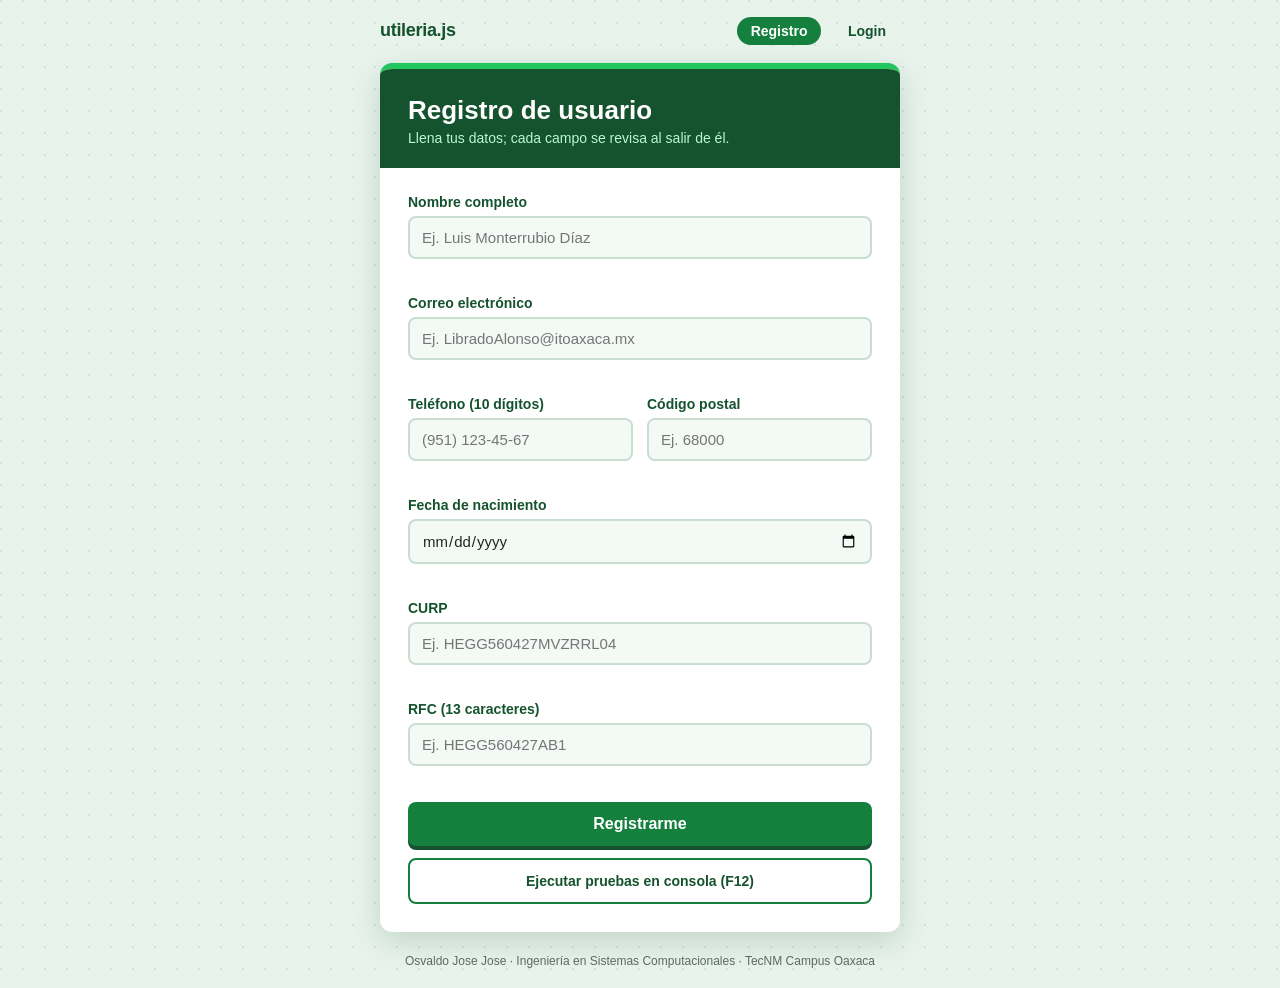
<file: index.html>
<!DOCTYPE html>
<html lang="es">
<head>
    <meta charset="UTF-8">
    <meta name="viewport" content="width=device-width, initial-scale=1">
    <title>utileria.js - Formulario de registro</title>
    <link rel="stylesheet" href="css/styles.css">
</head>
<body>
    <nav>
        <span class="marca">utileria.js</span>
        <div>
            <a href="index.html" class="activo">Registro</a>
            <a href="login.html">Login</a>
        </div>
    </nav>

    <div class="contenedor">
        <div class="encabezado">
            <h1>Registro de usuario</h1>
            <p class="subtitulo">Llena tus datos; cada campo se revisa al salir de él.</p>
        </div>

        <div class="cuerpo">
            <form id="formRegistro" novalidate>
                <div class="grupo">
                    <label for="nombre">Nombre completo</label>
                    <input type="text" id="nombre" placeholder="Ej. Luis Monterrubio Díaz">
                    <span class="mensaje" id="msgNombre"></span>
                </div>

                <div class="grupo">
                    <label for="correo">Correo electrónico</label>
                    <input type="email" id="correo" placeholder="Ej. LibradoAlonso@itoaxaca.mx">
                    <span class="mensaje" id="msgCorreo"></span>
                </div>

                <div class="fila">
                    <div class="grupo">
                        <label for="telefono">Teléfono (10 dígitos)</label>
                        <input type="tel" id="telefono" placeholder="(951) 123-45-67">
                        <span class="mensaje" id="msgTelefono"></span>
                    </div>

                    <div class="grupo">
                        <label for="cp">Código postal</label>
                        <input type="text" id="cp" maxlength="5" inputmode="numeric" placeholder="Ej. 68000">
                        <span class="mensaje" id="msgCp"></span>
                    </div>
                </div>

                <div class="grupo">
                    <label for="fechaNacimiento">Fecha de nacimiento</label>
                    <input type="date" id="fechaNacimiento">
                    <span class="mensaje" id="msgFecha"></span>
                </div>

                <div class="grupo">
                    <label for="curp">CURP</label>
                    <input type="text" id="curp" maxlength="18" placeholder="Ej. HEGG560427MVZRRL04">
                    <span class="mensaje" id="msgCurp"></span>
                </div>

                <div class="grupo">
                    <label for="rfc">RFC (13 caracteres)</label>
                    <input type="text" id="rfc" maxlength="13" placeholder="Ej. HEGG560427AB1">
                    <span class="mensaje" id="msgRfc"></span>
                </div>

                <button type="submit">Registrarme</button>
                <button type="button" class="secundario" id="btnPruebas">Ejecutar pruebas en consola (F12)</button>
            </form>
        </div>
    </div>

    <!-- Ventana modal -->
    <div class="modal-fondo" id="modal">
        <div class="modal" role="dialog" aria-modal="true" aria-labelledby="modalTitulo">
            <div class="modal-cabecera">
                <button type="button" class="cerrar" id="btnCerrarX" aria-label="Cerrar">&times;</button>
                <h2 id="modalTitulo">¡Registro válido!</h2>
            </div>
            <div class="modal-contenido">
                <p class="edad" id="modalEdad">0</p>
                <p class="etiqueta-edad">años cumplidos</p>
                <span class="insignia" id="modalInsignia"></span>
                <div class="resumen" id="modalResumen"></div>
                <button type="button" id="btnCerrar">Aceptar</button>
            </div>
        </div>
    </div>

    <footer>Osvaldo Jose Jose · Ingeniería en Sistemas Computacionales · TecNM Campus Oaxaca</footer>

    <script src="js/utileria.js"></script>
    <script>
        // ---------- Referencias ----------
        const nombre = document.getElementById("nombre");
        const correo = document.getElementById("correo");
        const telefono = document.getElementById("telefono");
        const cp = document.getElementById("cp");
        const fecha = document.getElementById("fechaNacimiento");
        const curp = document.getElementById("curp");
        const rfc = document.getElementById("rfc");
        const modal = document.getElementById("modal");

        // Marca un 
        function marcar(input, idMensaje, esValido, textoOk, textoError) {
            const mensaje = document.getElementById(idMensaje);
            input.classList.toggle("valido", esValido);
            input.classList.toggle("invalido", !esValido);
            mensaje.className = "mensaje " + (esValido ? "ok" : "error");
            mensaje.textContent = esValido ? textoOk : textoError;
            return esValido;
        }

        function revisarNombre() {
            return marcar(nombre, "msgNombre", soloLetras(nombre.value),
                "Nombre válido", "Solo se permiten letras (acentos y ñ incluidos)");
        }

        function revisarCorreo() {
            return marcar(correo, "msgCorreo", validarCorreo(correo.value),
                "Correo válido", "Formato esperado: usuario@dominio.com");
        }

        function revisarTelefono() {
            const formateado = formatearTelefono(telefono.value);
            const esValido = formateado !== null && validarLongitud(formateado.replace(/\s/g, ""), 10);
            if (esValido) telefono.value = formateado;
            return marcar(telefono, "msgTelefono", esValido,
                "Formateado automáticamente", "Debe tener exactamente 10 dígitos");
        }

        function revisarCp() {
            return marcar(cp, "msgCp", validarCodigoPostal(cp.value),
                "Código postal válido", "5 dígitos, no puede iniciar con 00");
        }

        function revisarFecha() {
            const edad = calcularEdad(fecha.value);
            return marcar(fecha, "msgFecha", edad >= 0,
                "Edad: " + edad + " años", "Ingresa una fecha válida que no sea futura");
        }

        function revisarCurp() {
            curp.value = curp.value.toUpperCase();
            return marcar(curp, "msgCurp", validarCURP(curp.value),
                "CURP válida (estructura y dígito verificador)", "CURP inválida: revisa los 18 caracteres");
        }

        function revisarRfc() {
            rfc.value = rfc.value.toUpperCase();
            if (!validarRFC(rfc.value)) {
                return marcar(rfc, "msgRfc", false, "", "RFC inválido: 4 letras + fecha AAMMDD + 3 de homoclave");
            }
            // Si la CURP ya es válida, se compara con ella
            const conCurp = validarCURP(curp.value) ? validarRFC(rfc.value, curp.value) : true;
            return marcar(rfc, "msgRfc", conCurp,
                "RFC válido", "El RFC no coincide con tu CURP (primeros 10 caracteres)");
        }

        nombre.addEventListener("blur", revisarNombre);
        correo.addEventListener("blur", revisarCorreo);
        telefono.addEventListener("blur", revisarTelefono);
        cp.addEventListener("blur", revisarCp);
        fecha.addEventListener("change", revisarFecha);
        curp.addEventListener("blur", function () {
            revisarCurp();
            if (rfc.value) revisarRfc();
        });
        rfc.addEventListener("blur", revisarRfc);

        document.getElementById("formRegistro").addEventListener("submit", function (evento) {
            evento.preventDefault();

            const resultados = [revisarNombre(), revisarCorreo(), revisarTelefono(), revisarCp(),
                                revisarFecha(), revisarCurp(), revisarRfc()];
            if (resultados.includes(false)) {
                console.warn("Formulario con errores:", resultados);
                return;
            }
            abrirModal();
        });

        // ---------- Modal ----------
        function abrirModal() {
            const edad = calcularEdad(fecha.value);
            const mayor = esMayorDeEdad(fecha.value);
            const insignia = document.getElementById("modalInsignia");

            document.getElementById("modalEdad").textContent = edad;
            insignia.textContent = mayor ? "Mayor de edad" : "Menor de edad";
            insignia.className = "insignia " + (mayor ? "mayor" : "menor");

            // textContent evita inyectar HTML escrito por el usuario
            const resumen = document.getElementById("modalResumen");
            resumen.innerHTML = "";
            [["Nombre", nombre.value.trim()], ["Correo", correo.value.trim()],
             ["Teléfono", telefono.value], ["C.P.", cp.value.trim()],
             ["CURP", curp.value], ["RFC", rfc.value]].forEach(function (par) {
                const p = document.createElement("p");
                const b = document.createElement("strong");
                b.textContent = par[0] + ": ";
                p.appendChild(b);
                p.appendChild(document.createTextNode(par[1]));
                resumen.appendChild(p);
            });

            console.log("Registro válido →", { nombre: nombre.value.trim(), edad: edad, mayorDeEdad: mayor });
            modal.classList.add("abierto");
            document.getElementById("btnCerrar").focus();
        }

        function cerrarModal() {
            modal.classList.remove("abierto");
        }

        document.getElementById("btnCerrar").addEventListener("click", cerrarModal);
        document.getElementById("btnCerrarX").addEventListener("click", cerrarModal);
        modal.addEventListener("click", function (e) { if (e.target === modal) cerrarModal(); });
        document.addEventListener("keydown", function (e) { if (e.key === "Escape") cerrarModal(); });

        // ---------- Pruebas en consola (para las capturas del README) ----------
        document.getElementById("btnPruebas").addEventListener("click", function () {
            console.clear();
            console.log("%c utileria.js — pruebas ", "background:#15803d;color:white;font-weight:bold;padding:3px 6px;border-radius:3px");
            console.table([
                { funcion: 'validarCorreo("joseph@itoaxaca.mx")', resultado: validarCorreo("joseph@itoaxaca.mx") },
                { funcion: 'validarCorreo("joseph@itoaxaca")', resultado: validarCorreo("joseph@itoaxaca") },
                { funcion: 'soloLetras("María José")', resultado: soloLetras("María José") },
                { funcion: 'soloLetras("Juan123")', resultado: soloLetras("Juan123") },
                { funcion: 'validarLongitud("9511234567", 10)', resultado: validarLongitud("9511234567", 10) },
                { funcion: 'validarLongitud(123456, 5)', resultado: validarLongitud(123456, 5) },
                { funcion: 'calcularEdad("2005-03-15")', resultado: calcularEdad("2005-03-15") },
                { funcion: 'esMayorDeEdad("2000-01-01")', resultado: esMayorDeEdad("2000-01-01") },
                { funcion: 'esMayorDeEdad("2015-06-10")', resultado: esMayorDeEdad("2015-06-10") },
                { funcion: 'validarPassword("Oaxaca#2026")', resultado: validarPassword("Oaxaca#2026") },
                { funcion: 'validarPassword("oaxaca2026")', resultado: validarPassword("oaxaca2026") },
                { funcion: 'validarCURP("HEGG560427MVZRRL04")', resultado: validarCURP("HEGG560427MVZRRL04") },
                { funcion: 'validarCURP("HEGG560427MVZRRL09")', resultado: validarCURP("HEGG560427MVZRRL09") },
                { funcion: 'formatearTelefono("(951) 123-45-67")', resultado: formatearTelefono("(951) 123-45-67") },
                { funcion: 'formatearTelefono("12345")', resultado: formatearTelefono("12345") },
                { funcion: 'validarCodigoPostal("68000")', resultado: validarCodigoPostal("68000") },
                { funcion: 'validarCodigoPostal("00123")', resultado: validarCodigoPostal("00123") },
                { funcion: 'validarRFC("HEGG560427AB1", "HEGG560427MVZRRL04")', resultado: validarRFC("HEGG560427AB1", "HEGG560427MVZRRL04") },
                { funcion: 'validarRFC("LOPA900101AB1", "HEGG560427MVZRRL04")', resultado: validarRFC("LOPA900101AB1", "HEGG560427MVZRRL04") }
            ]);
        });
    </script>
</body>
</html>
</file>
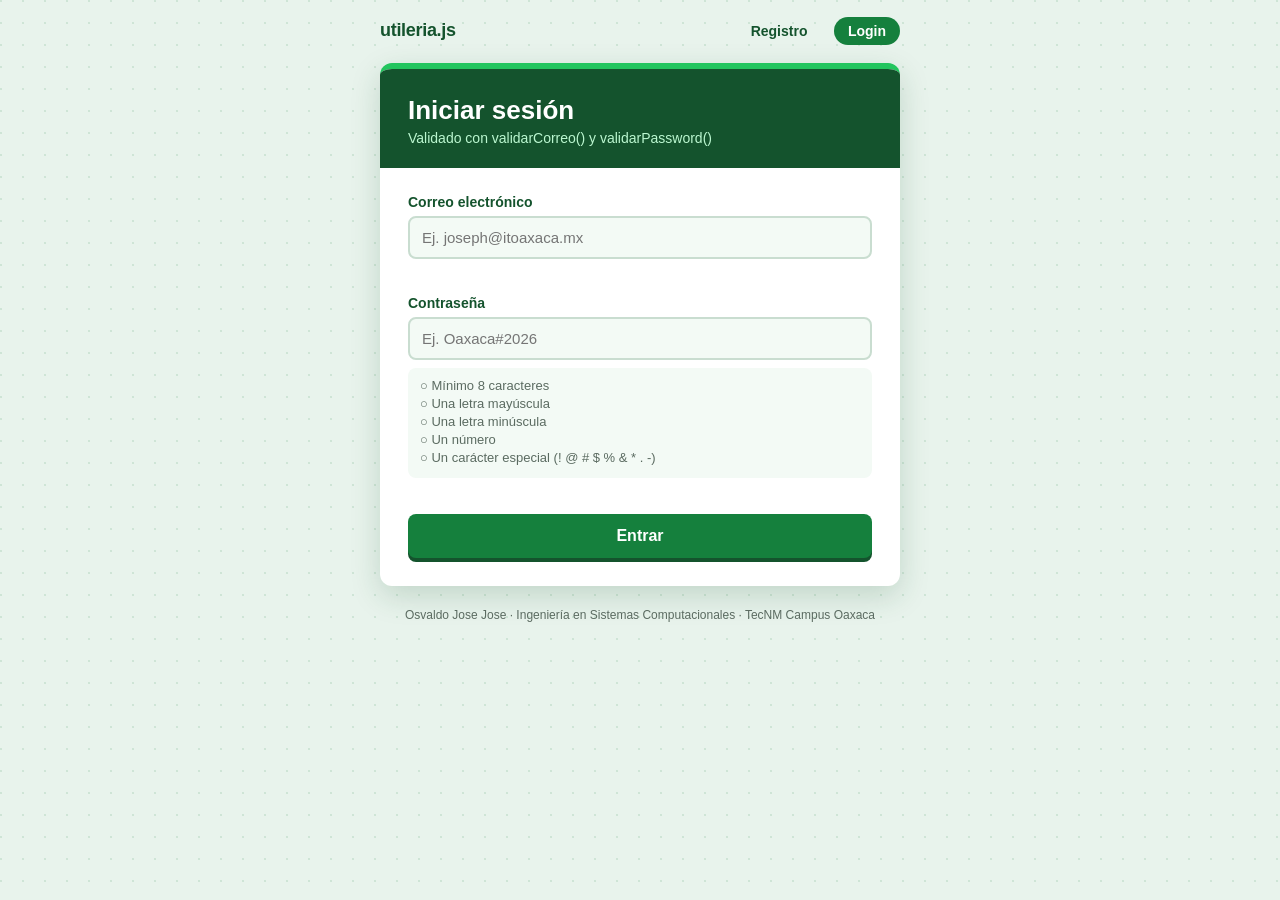
<file: login.html>
<!DOCTYPE html>
<html lang="es">
<head>
    <meta charset="UTF-8">
    <meta name="viewport" content="width=device-width, initial-scale=1">
    <title>utileria.js - Iniciar sesión</title>
    <link rel="stylesheet" href="css/styles.css">
</head>
<body>
    <nav>
        <span class="marca">utileria.js</span>
        <div>
            <a href="index.html">Registro</a>
            <a href="login.html" class="activo">Login</a>
        </div>
    </nav>

    <div class="contenedor">
        <div class="encabezado">
            <h1>Iniciar sesión</h1>
            <p class="subtitulo">Validado con validarCorreo() y validarPassword()</p>
        </div>

        <div class="cuerpo">
        <form id="formLogin" novalidate>
            <div class="grupo">
                <label for="correo">Correo electrónico</label>
                <input type="email" id="correo" placeholder="Ej. joseph@itoaxaca.mx" autocomplete="username">
                <span class="mensaje" id="msgCorreo"></span>
            </div>

            <div class="grupo">
                <label for="password">Contraseña</label>
                <input type="password" id="password" placeholder="Ej. Oaxaca#2026" autocomplete="current-password">
                <ul class="requisitos" id="requisitos">
                    <li data-regla="longitud">Mínimo 8 caracteres</li>
                    <li data-regla="mayuscula">Una letra mayúscula</li>
                    <li data-regla="minuscula">Una letra minúscula</li>
                    <li data-regla="numero">Un número</li>
                    <li data-regla="especial">Un carácter especial (! @ # $ % & * . -)</li>
                </ul>
                <span class="mensaje" id="msgPassword"></span>
            </div>

            <button type="submit">Entrar</button>
        </form>

        <div class="resultado" id="resultado"></div>
        </div>
    </div>

    <footer>Osvaldo Jose Jose · Ingeniería en Sistemas Computacionales · TecNM Campus Oaxaca</footer>

    <script src="js/utileria.js"></script>
    <script>
        const correo = document.getElementById("correo");
        const password = document.getElementById("password");
        const resultado = document.getElementById("resultado");


        const reglas = {
            longitud: function (p) { return p.length >= 8; },
            mayuscula: function (p) { return /[A-Z]/.test(p); },
            minuscula: function (p) { return /[a-z]/.test(p); },
            numero: function (p) { return /\d/.test(p); },
            especial: function (p) { return /[^A-Za-z0-9\s]/.test(p); }
        };

        password.addEventListener("input", function () {
            document.querySelectorAll("#requisitos li").forEach(function (li) {
                li.classList.toggle("cumple", reglas[li.dataset.regla](password.value));
            });
        });

        function marcar(input, idMensaje, esValido, textoError) {
            const mensaje = document.getElementById(idMensaje);
            input.classList.toggle("valido", esValido);
            input.classList.toggle("invalido", !esValido);
            mensaje.className = "mensaje " + (esValido ? "ok" : "error");
            mensaje.textContent = esValido ? "Correcto" : textoError;
            return esValido;
        }

        document.getElementById("formLogin").addEventListener("submit", function (evento) {
            evento.preventDefault();

            const correoOk = marcar(correo, "msgCorreo", validarCorreo(correo.value),
                "Formato de correo inválido");
            const passwordOk = marcar(password, "msgPassword", validarPassword(password.value),
                "La contraseña no cumple todos los requisitos");

            console.log("validarCorreo →", correoOk, "| validarPassword →", passwordOk);

            if (correoOk && passwordOk) {
                resultado.className = "resultado ok";
                resultado.textContent = "Acceso concedido. Bienvenido, " + correo.value.trim().split("@")[0] + ".";
            } else {
                resultado.className = "resultado error";
                resultado.textContent = "Revisa los campos marcados en rojo.";
            }
        });
    </script>
</body>
</html>
</file>
<file: css/styles.css>
:root {
    --verde-profundo: #14532d;
    --verde: #15803d;
    --verde-hover: #166534;
    --verde-claro: #22c55e;
    --menta: #dcfce7;
    --menta-suave: #f3faf5;
    --fondo: #e8f3ec;
    --texto: #1c2b22;
    --gris: #5b6b61;
    --borde: #c9ddd0;
    --ok: #15803d;
    --error: #b42318;
    --error-fondo: #fdecea;
    --radio: 12px;
}

* {
    box-sizing: border-box;
}

body {
    font-family: 'Segoe UI', Tahoma, Geneva, Verdana, sans-serif;
    background-color: var(--fondo);
    background-image: radial-gradient(circle at 1px 1px, rgba(21, 128, 61, 0.12) 1px, transparent 0);
    background-size: 22px 22px;
    margin: 0;
    padding: 20px;
    color: var(--texto);
    min-height: 100vh;
}
/* ----- Navegación ----- */
nav {
    max-width: 520px;
    margin: 0 auto;
    display: flex;
    justify-content: space-between;
    align-items: center;
}

nav .marca {
    font-weight: 800;
    font-size: 18px;
    color: var(--verde-profundo);
    letter-spacing: -0.3px;
}

nav a {
    color: var(--verde-profundo);
    text-decoration: none;
    margin-left: 8px;
    font-size: 14px;
    font-weight: 600;
    padding: 6px 14px;
    border-radius: 20px;
}

nav a:hover {
    background-color: var(--menta);
}

nav a.activo {
    background-color: var(--verde);
    color: white;
}

/* ----- Tarjeta principal ----- */
.contenedor {
    max-width: 520px;
    margin: 22px auto;
    background-color: white;
    border-radius: var(--radio);
    overflow: hidden;
    box-shadow: 0 10px 30px rgba(20, 83, 45, 0.18);
    border-top: 6px solid var(--verde-claro);
}

.encabezado {
    background-color: var(--verde-profundo);
    color: white;
    padding: 26px 28px 22px;
}

.encabezado h1 {
    font-size: 26px;
    margin: 0 0 4px;
}

.encabezado .subtitulo {
    color: #bbf7d0;
    font-size: 14px;
    margin: 0;
}

.cuerpo {
    padding: 26px 28px 28px;
}

/* ----- Campos ----- */
.fila {
    display: grid;
    grid-template-columns: 1fr 1fr;
    gap: 14px;
}

.grupo {
    margin-bottom: 14px;
}

.grupo label {
    display: block;
    margin-bottom: 6px;
    font-weight: 700;
    font-size: 14px;
    color: var(--verde-profundo);
}

.grupo input {
    width: 100%;
    padding: 11px 12px;
    border: 2px solid var(--borde);
    border-radius: 8px;
    font-size: 15px;
    font-family: inherit;
    background-color: var(--menta-suave);
    color: var(--texto);
    transition: border-color 0.15s, box-shadow 0.15s, background-color 0.15s;
}

.grupo input:focus {
    outline: none;
    border-color: var(--verde);
    background-color: white;
    box-shadow: 0 0 0 4px rgba(34, 197, 94, 0.25);
}

.grupo input.valido {
    border-color: var(--ok);
    background-color: #f0fdf4;
}

.grupo input.invalido {
    border-color: var(--error);
    background-color: #fff8f7;
}

.mensaje {
    display: block;
    min-height: 18px;
    font-size: 13px;
    margin-top: 4px;
}

.mensaje.ok {
    color: var(--ok);
}

.mensaje.ok::before {
    content: "✔ ";
}

.mensaje.error {
    color: var(--error);
}

.mensaje.error::before {
    content: "✖ ";
}

/* ----- Botones ----- */
button {
    width: 100%;
    padding: 13px;
    background-color: var(--verde);
    color: white;
    border: none;
    border-radius: 8px;
    font-size: 16px;
    font-weight: 700;
    cursor: pointer;
    font-family: inherit;
    box-shadow: 0 4px 0 var(--verde-profundo);
    transition: background-color 0.15s, transform 0.1s, box-shadow 0.1s;
}

button:hover {
    background-color: var(--verde-hover);
}

button:active {
    transform: translateY(3px);
    box-shadow: 0 1px 0 var(--verde-profundo);
}

button:focus-visible,
nav a:focus-visible {
    outline: 3px solid var(--verde-claro);
    outline-offset: 2px;
}

button.secundario {
    background-color: white;
    color: var(--verde-profundo);
    border: 2px solid var(--verde);
    box-shadow: none;
    margin-top: 12px;
    font-size: 14px;
}

button.secundario:hover {
    background-color: var(--menta);
}

/* ----- Checklist de contraseña ----- */
.requisitos {
    list-style: none;
    padding: 10px 12px;
    margin: 8px 0 0;
    font-size: 13px;
    background-color: var(--menta-suave);
    border-radius: 8px;
}

.requisitos li {
    color: var(--gris);
    margin-bottom: 3px;
}

.requisitos li::before {
    content: "○ ";
}

.requisitos li.cumple {
    color: var(--ok);
    font-weight: 600;
}

.requisitos li.cumple::before {
    content: "● ";
}

/* ----- Resultado del login ----- */
.resultado {
    display: none;
    margin-top: 16px;
    padding: 12px;
    border-radius: 8px;
    font-size: 14px;
    text-align: center;
    font-weight: 600;
}

.resultado.ok {
    display: block;
    background-color: var(--menta);
    color: var(--verde-profundo);
}

.resultado.error {
    display: block;
    background-color: var(--error-fondo);
    color: var(--error);
}

/* ----- Modal ----- */
.modal-fondo {
    display: none;
    position: fixed;
    inset: 0;
    background-color: rgba(10, 40, 22, 0.6);
    justify-content: center;
    align-items: center;
    padding: 20px;
    z-index: 10;
}

.modal-fondo.abierto {
    display: flex;
}

.modal {
    background-color: white;
    border-radius: var(--radio);
    overflow: hidden;
    max-width: 390px;
    width: 100%;
    text-align: center;
    position: relative;
    animation: aparecer 0.2s ease-out;
    box-shadow: 0 20px 40px rgba(0, 0, 0, 0.3);
}

@keyframes aparecer {
    from { transform: scale(0.9); opacity: 0; }
    to   { transform: scale(1);   opacity: 1; }
}

@media (prefers-reduced-motion: reduce) {
    .modal { animation: none; }
    * { transition: none !important; }
}

.modal-cabecera {
    background-color: var(--verde-profundo);
    color: white;
    padding: 22px 20px 58px;
}

.modal-cabecera h2 {
    margin: 0;
    font-size: 20px;
}

.modal .cerrar {
    position: absolute;
    top: 8px;
    right: 10px;
    width: auto;
    background: none;
    box-shadow: none;
    color: #bbf7d0;
    font-size: 24px;
    padding: 2px 8px;
}

.modal .cerrar:hover {
    color: white;
}

.modal-contenido {
    padding: 0 26px 26px;
}

.modal .edad {
    width: 110px;
    height: 110px;
    margin: -52px auto 0;
    border-radius: 50%;
    background-color: var(--verde-claro);
    border: 6px solid white;
    color: white;
    font-size: 48px;
    font-weight: 800;
    display: flex;
    align-items: center;
    justify-content: center;
    line-height: 1;
}

.modal .etiqueta-edad {
    color: var(--gris);
    margin: 8px 0 12px;
}

.insignia {
    display: inline-block;
    padding: 5px 14px;
    border-radius: 20px;
    font-size: 14px;
    font-weight: 700;
    margin-bottom: 16px;
}

.insignia.mayor {
    background-color: var(--menta);
    color: var(--verde-profundo);
}

.insignia.menor {
    background-color: #fff4e0;
    color: #9a5b00;
}

.resumen {
    text-align: left;
    background-color: var(--menta-suave);
    border-left: 4px solid var(--verde);
    border-radius: 6px;
    padding: 12px 15px;
    font-size: 14px;
    margin-bottom: 18px;
}

.resumen p {
    margin: 4px 0;
    word-break: break-all;
}

footer {
    text-align: center;
    color: var(--gris);
    font-size: 12px;
    margin-top: 10px;
}

/* ----- Móvil ----- */
@media (max-width: 480px) {
    body { padding: 12px; }
    .fila { grid-template-columns: 1fr; gap: 0; }
    .encabezado, .cuerpo { padding-left: 18px; padding-right: 18px; }
}
</file>
